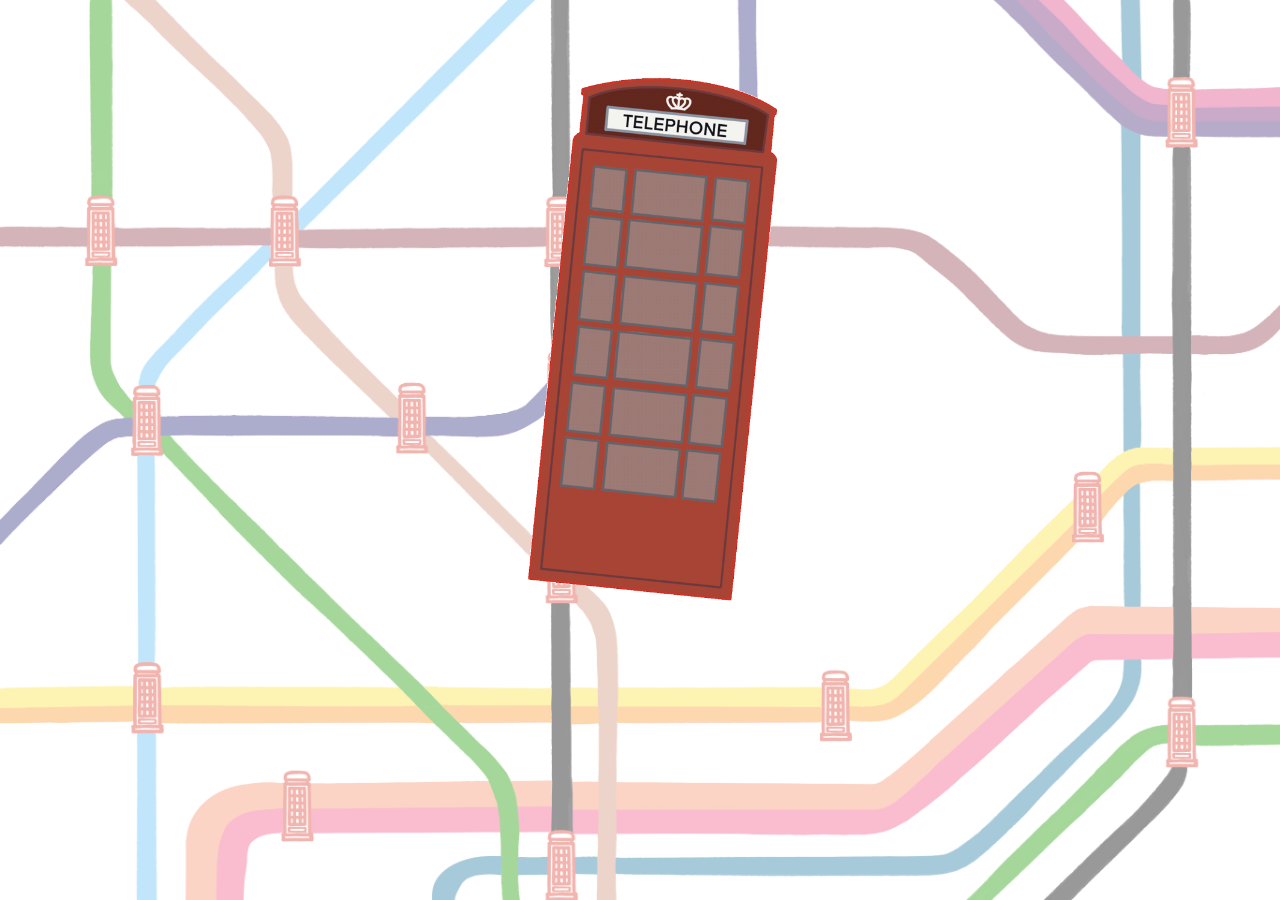
<file: Index.html>
<!DOCTYPE html>
<html lang="en">

<head>
    <meta charset="utf-8">
    <meta name="viewport" content="width=device-width, initial-scale=1.0">
    <title>Eddie The Box</title>

    <link rel="stylesheet" href="css/normalize.css">
    <link rel="stylesheet" href="css/stylecss.css">

    <link rel="preconnect" href="https://fonts.googleapis.com">
    <link rel="preconnect" href="https://fonts.gstatic.com" crossorigin>
    <link href="https://fonts.googleapis.com/css2?family=Pangolin&family=Patrick+Hand&display=swap" rel="stylesheet">

</head>

<body id="homePage">
    <div class="row">
        <div class="column2">
            <img src="images/leftbubble.png" style="width:75%"> <p> Well don’t be scared, <br> go ahead and click me..</p>
        </div>
        
        <div class="column1">
            <a href="aboutme.html" target="_blank"> <img src="images/home.gif" style="width:113%">
            </a>
        </div>
        
        <div class="column3">
            <img src="images/rightbubble.png" style="width:75%"><p> Are you wondering <br> what am I? </p>
        </div>
        
    </div>

</body>

</html>
</file>
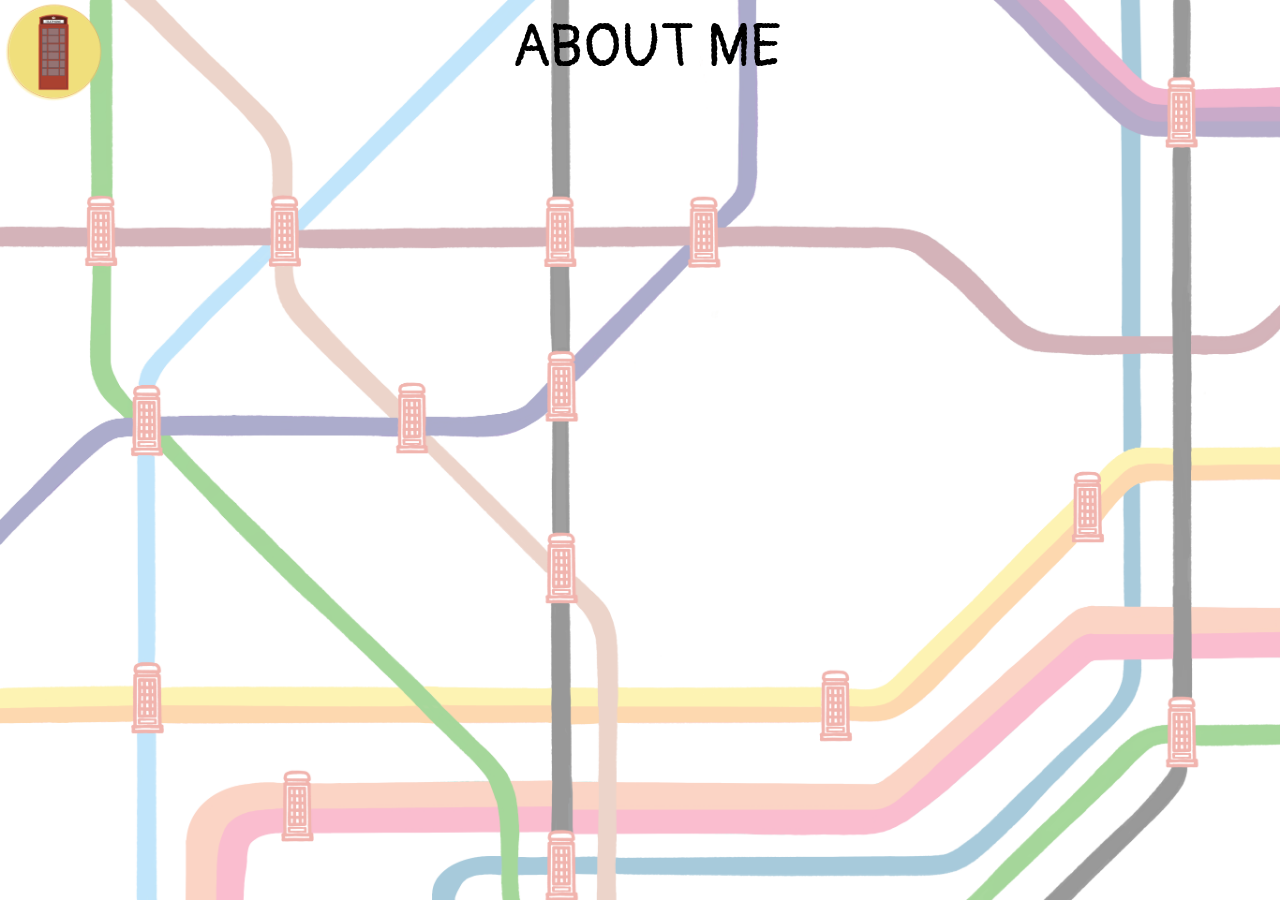
<file: aboutme.html>
<!DOCTYPE html>
<html lang="en">

<head>

    <meta charset="utf-8">
    <meta name="viewport" content="width=device-width, initial-scale=1.0">
    <title>About Me</title>

    <link rel="stylesheet" href="css/normalize.css">
    <link rel="stylesheet" href="css/stylecss.css">

    <link rel="preconnect" href="https://fonts.googleapis.com">
    <link rel="preconnect" href="https://fonts.gstatic.com" crossorigin>
    <link href="https://fonts.googleapis.com/css2?family=Pangolin&family=Patrick+Hand&display=swap" rel="stylesheet">

</head>

<body id="aboutMe">
    <div id="wrapper">
        <main>

            <div class="eddie2">
                <a href="Index.html" target="_blank">
                    <img src="images/eddiehome2.png">
                </a>
            </div>
            
            <h2>ABOUT ME</h2>

            <img id="maineddie" src="images/eddiev3.gif" alt="gif of eddie">


            <div class="eddie1">
                <p id="myParagraph">Hiya!
                    <br>My name is Eddie and I’m a telephone box, I’m born and brought up in London! <br>
                    <br>Today I will be sharing my story to you- living a life as a telephone box has been a roller coaster of a ride with loads of ups and downs <br>
                    <br>But hey, enough about me, <br>
                    <br>Let me introduce you to my family members… <br>
                </p>
                
                <div class="footer1">
                    <a href="meetmyfamily.html" target="_blank">
                        <img src="images/small2.png">

                    </a>
                </div>
            </div>
        </main>

    </div>
    <script src="js/aboutme.js"></script>
</body>

</html>
</file>
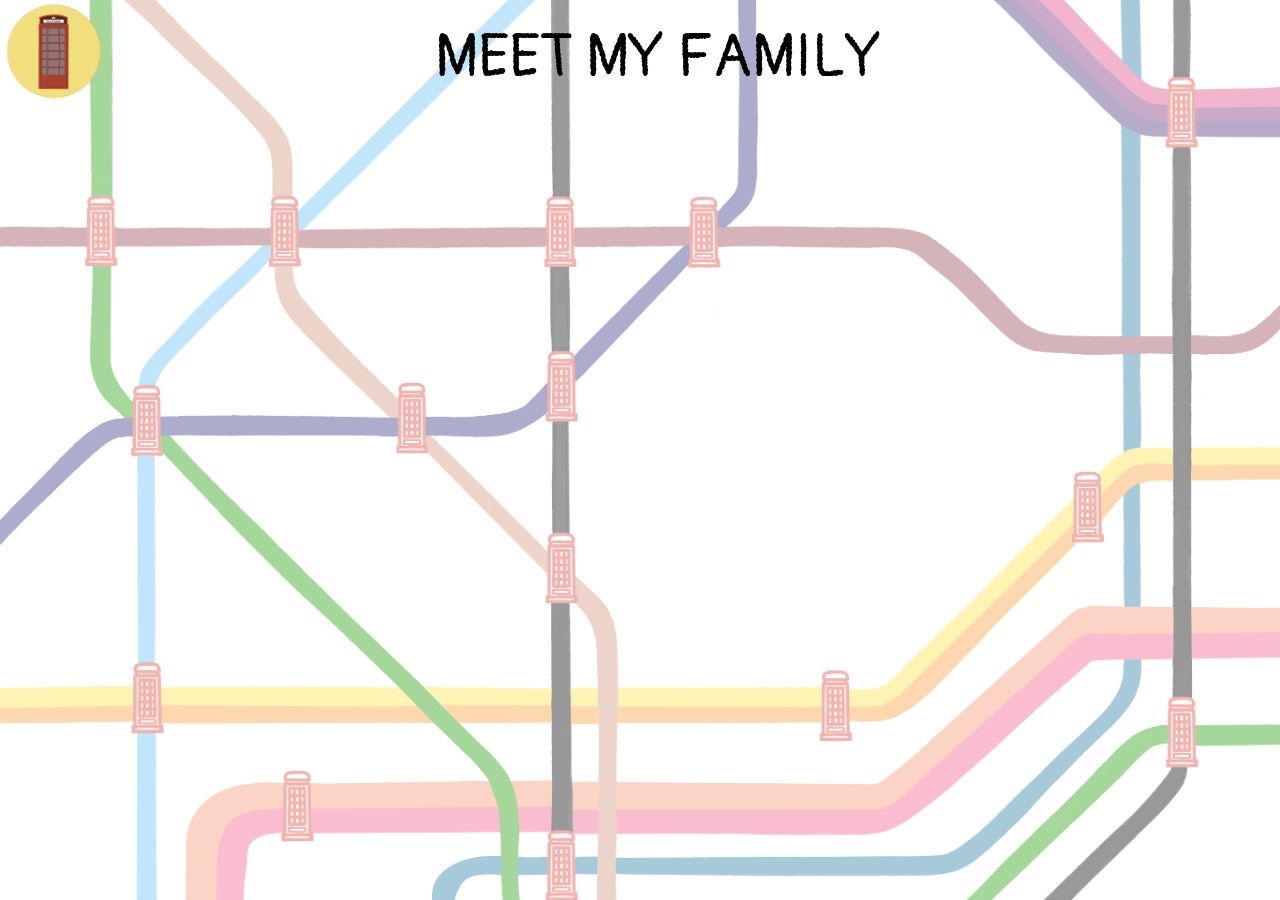
<file: meetmyfamily.html>
<!DOCTYPE html>
<html lang="en">

<head>
    <meta charset="utf-8">
    <meta name="viewport" content="width=device-width, initial-scale=1.0">
    <title> Meet my Family </title>
    
    <link rel="stylesheet" href="css/normalize.css">
    <link rel="stylesheet" href="css/stylecss.css">

    <link rel="preconnect" href="https://fonts.googleapis.com">
    <link rel="preconnect" href="https://fonts.gstatic.com" crossorigin>
    <link href="https://fonts.googleapis.com/css2?family=Pangolin&family=Patrick+Hand&display=swap" rel="stylesheet">

</head>

<body id="familyPage">
    <div id="wrapper">
        <main2>
            <div class="eddie3">
                <a href="Index.html" target="_blank">
                    <img src="images/eddiehome2.png">
                </a>
            </div>

            <h2>MEET MY FAMILY</h2>

            <img id="familytree" src="images/familytree.png" alt="family tree">
                
            <div class="rightbubble">
                <p> This is my family tree! <br> Exciting right? <br> Click to know more!</p>
            </div>

                <div class="footer2">
                    <a href="Index.html" target="_blank">
                        <img src="images/small2.png">
                    </a>
                </div>
            
        </main2>

    </div>
    <script src="js/family.js"></script>
</body>

</html>
</file>
<file: css/stylecss.css>
#homePage {
    background-image: url(../images/background.png);
    background-repeat: no-repeat;
    background-size: cover;
}

#aboutMe {
    background-image: url(../images/background.png);
    background-repeat: no-repeat;
    background-size: cover;
}

#familyPage {
    background-image: url(../images/background.png);
    background-repeat: no-repeat;
    background-size: cover;
}


#wrapper {
    max-width: 1440px;
    margin: 0 auto;
}

/*STRUCTURE*/

main {

    /* step 1 */
    display: grid;

    /* step 2 */
    grid-template-columns: 1fr 1fr 1fr 1fr 1fr;
    grid-template-rows: auto;

    /* step 3 */
    grid-template-areas:
        "Eddiehomepage Eddiehomepage  Eddietitle Eddietitle Eddietitle"
        "Eddiepic Eddiepic Eddiepara Eddiepara Eddiepara";
}

main2 {

    /* step 1 */
    display: grid;

    /* step 2 */
    grid-template-columns: 1.5fr 1.5fr 1.5fr 1.5fr;
    grid-template-rows: auto;

    /* step 3 */
    grid-template-areas:
        "Eddiehomepage Eddietitle Eddietitle Eddietitle Eddietitle"
        "Familypic Familypic Familypic Familypic Familypic";
}




/* Index page */

.row {
    display: flex;
    flex-wrap: wrap;
}

.column1 img {
    margin-top: 8px;
    vertical-align: middle;
}

.column1 {
    flex: 20%;
    text-align: center;
    margin: 4% 0 0 0;
    max-height: 500%;
    max-width: auto;
}

.column2 {
    opacity: 0;
    flex: 33.33%;
    align-self: flex-end;
    margin: -80% 0 0 5%;
    animation-name: fadeIn;
    animation-duration: 1s;
    animation-delay: 6s;
    animation-fill-mode: forwards;
}

.column2 p {
    opacity: 0;
    position: relative;
    margin: -32% 0 0 17%;
    font-size: 30px;
    right: 12%;
    animation-name: delayPadding;
    animation-duration: 1s;
    animation-delay: 8s;
    animation-fill-mode: forwards;
}

.column2 img{
    margin: -70% 0 0 10%;
}

.column3 {
    opacity: 0;
    flex: 33.33%;
    padding: 5px;
    margin: 10% 0 0 5%;
    align-self: flex-start;
    animation-name: fadeIn;
    animation-duration: 1s;
    animation-delay: 2s;
    animation-fill-mode: forwards;
}

.column3 p {
    opacity: 0;
    position: relative;
    margin: -32% 0 0 0;
    font-size: 30px;
    right: 12%;
    animation-name: delayPadding;
    animation-duration: 1s;
    animation-delay: 4s;
    animation-fill-mode: forwards;
}



/* About Me page */

.footer1 {
    opacity: 0;
    position: relative;
    left: 85%;
    width: 50px;
    margin: 4% 0 0 0;
    animation-name: fadeIn;
    animation-duration: 1s;
    animation-delay: 6s;
    animation-fill-mode: forwards;
}

.footer1 img {
    width: 220%;
}

#maineddie {
    opacity: 0;
    grid-area: Eddiepic;
    width: 110%;
    margin: 0 0 0 0;
}


.eddie1 {
    grid-area: Eddiepara;
}


.eddie1 {
    opacity: 0;
    background-image: url(../images/speechbubble.png);
    background-repeat: no-repeat;
    background-size: 70%;
    background-position: top;
    margin: 5% 0 0 0;
    animation-name: fadeIn;
    animation-duration: 1s;
    animation-delay: 3s;
    animation-fill-mode: forwards;
}

@keyframes fadeIn {
    from {
        opacity: 0;
    }

    to {
        opacity: 1;
    }
}

.eddie1 p {
    opacity: 0;
    padding: 10% 20% 0 20%;
    animation-name: delayPadding;
    animation-duration: 1s;
    animation-delay: 4s;
    animation-fill-mode: forwards;
}

@keyframes delayPadding {
    from {
        opacity: 0;
    }

    to {
        opacity: 1;
    }
}

.eddie2 {
    grid-area: Eddiehomepage;
    border-radius: 0;
    height: 120px;
    padding-left: 5px;
}

.eddie2 img {
    width: 20%;
}

#aboutMe h2 {
    grid-area: Eddietitle;
    font-family: 'Pangolin';
    font-style: cursive;
    font-weight: 400;
    font-size: 60px;
    line-height: 20px;
    color: #000000;
    margin: 5% 0 0 0;
}

p {
    font-family: 'Patrick Hand';
    font-style: cursive;
    text-align: center;
    font-weight: 500;
    font-size: 23px;
    margin-left: 2%;
    margin-right: 2%;
    color: #000000;
    margin-top: 5%;
    margin: 0%;

}

/* Meet my Family page */

#familyPage h2 {
    grid-area: Eddietitle;
    font-family: 'Pangolin';
    font-style: cursive;
    font-weight: 400;
    font-size: 60px;
    line-height: 20px;
    color: #000000;
    margin: 5% 0 0 12%;
}

#familytree {
    opacity: 0;
    grid-area: Familypic;
    width: 44%;
    margin: 0 0 0 28%;
}

.eddie3 {
    grid-area: Eddiehomepage;
    border-radius: 0;
    height: 120px;
    padding-left: 5px;
}

.eddie3 img {
    width: 32%;
}

.rightbubble {
    opacity: 0;
    position: relative;
    left: 270%;
    margin: -185% 0 0 20%;
    background-image: url(../images/rightbubble.png);
    background-repeat: no-repeat;
    background-size: 100%;
    width: 90%;
    animation-name: fadeIn;
    animation-duration: 1s;
    animation-delay: 3s;
    animation-fill-mode: forwards;
}


.rightbubble p {
    opacity: 0;
    padding: 10% 0 0 0;
    font-size: 25px;
    animation-name: delayPadding;
    animation-duration: 1s;
    animation-delay: 4s;
    animation-fill-mode: forwards;
}

.footer2 {
    opacity: 0;
    position: relative;
    left: 264%;
    width: 50px;
    margin: -50% 0 0 0;
    animation-name: fadeIn;
    animation-duration: 1s;
    animation-delay: 6s;
    animation-fill-mode: forwards;
}

.footer2 img {
    width: 220%;
}


/*** Media Query ***/

@media screen and (max-width: 440px) {

    /* Index page */
    
    .row {
        flex-direction: column;
      }
    
    .column1 img {
        margin: 7% 0 0 0;
        vertical-align: middle;
    }

    .column1 {
        order: 1;
        flex: 100%;
        text-align: center;
        margin: 30% 15% 0 15%;
        max-width: 60%;
    }

    .column2 img {
        margin: 15% 0 5% 10%;
    }

    .column2 {
        order: 2;
        flex: 100%;
        align-self: flex-end;
        margin: 0 0 23% 5%;
        max-width: 200%;
        max-height: 300%;
    }

    .column2 p {
        position: relative;
        margin: -38% 0 0 18%;
        font-size: 23px;
        right: 12%;

    }

    .column3 img {
        margin: 8% 0 6% 10%;
    }

    .column3 {
        order: 0;
        flex: 100%;
        padding: 5px;
        margin: 6% 0 0 5%;
        align-self: flex-start;
        max-width: 200%;
    }

    .column3 p {
        position: relative;
        margin: -37% 0 0 18%;
        font-size: 23px;
        right: 12%;
    }

    /* About Me page */

    main {
        grid-template-columns: 1fr 1fr;
        grid-template-areas:
            "Eddiehomepage Eddiehomepage"
            "Eddietitle Eddietitle"
            "Eddiepic Eddiepic"
            "Eddiepara Eddiepara"
    }

    .footer1 {
        left: 35%;
        width: 50px;
        margin: 10% 0 0 0;
    }

    .footer1 img {
        width: 220%;
    }

    #maineddie {
        width: 100%;
        margin: 10% 0 0 0;

    }

    .eddie1 {
        background-image: url(../images/pinkrectangle.png);
        background-size: 85%;
        margin: 10% 0 0 0;
        animation-name: fadeIn;
        animation-duration: 1s;
        animation-delay: 3s;
        animation-fill-mode: forwards;
    }


    .eddie1 p {
        padding: 10% 10% 0 10%;

    }

    .eddie2 img {
        width: 30%;
    }

    #aboutMe h2 {
        font-size: 45px;
        margin: 0 0 0 0;
        text-align: center;
    }

    p {
        font-size: 26px;

    }


    /* Meet my Family page */

    main2 {
        grid-template-columns: 1fr 1fr;
        grid-template-areas:
            "Eddiehomepage Eddiehomepage"
            "Eddietitle Eddietitle"
            "Familypic Familypic"
    }

    .footer2 {
        left: -25%;
        width: 50px;
        margin: 7% 0 0 0;
    }

    .footer2 img {
        width: 220%;
    }

    #familytree {
        width: 103%;
        margin: 60% 0 0 0;
    }

    .eddie3 img {
        width: 30%;
    }

    #familyPage h2 {
        font-size: 42px;
        margin: 5% 0 0 3%;
        text-align: center;
    }

    .rightbubble {
        left: 6%;
        margin: -290% 0 0 20%;
        width: 150%;
    }

    .rightbubble p {
        font-size: 23px;

    }
}
</file>
